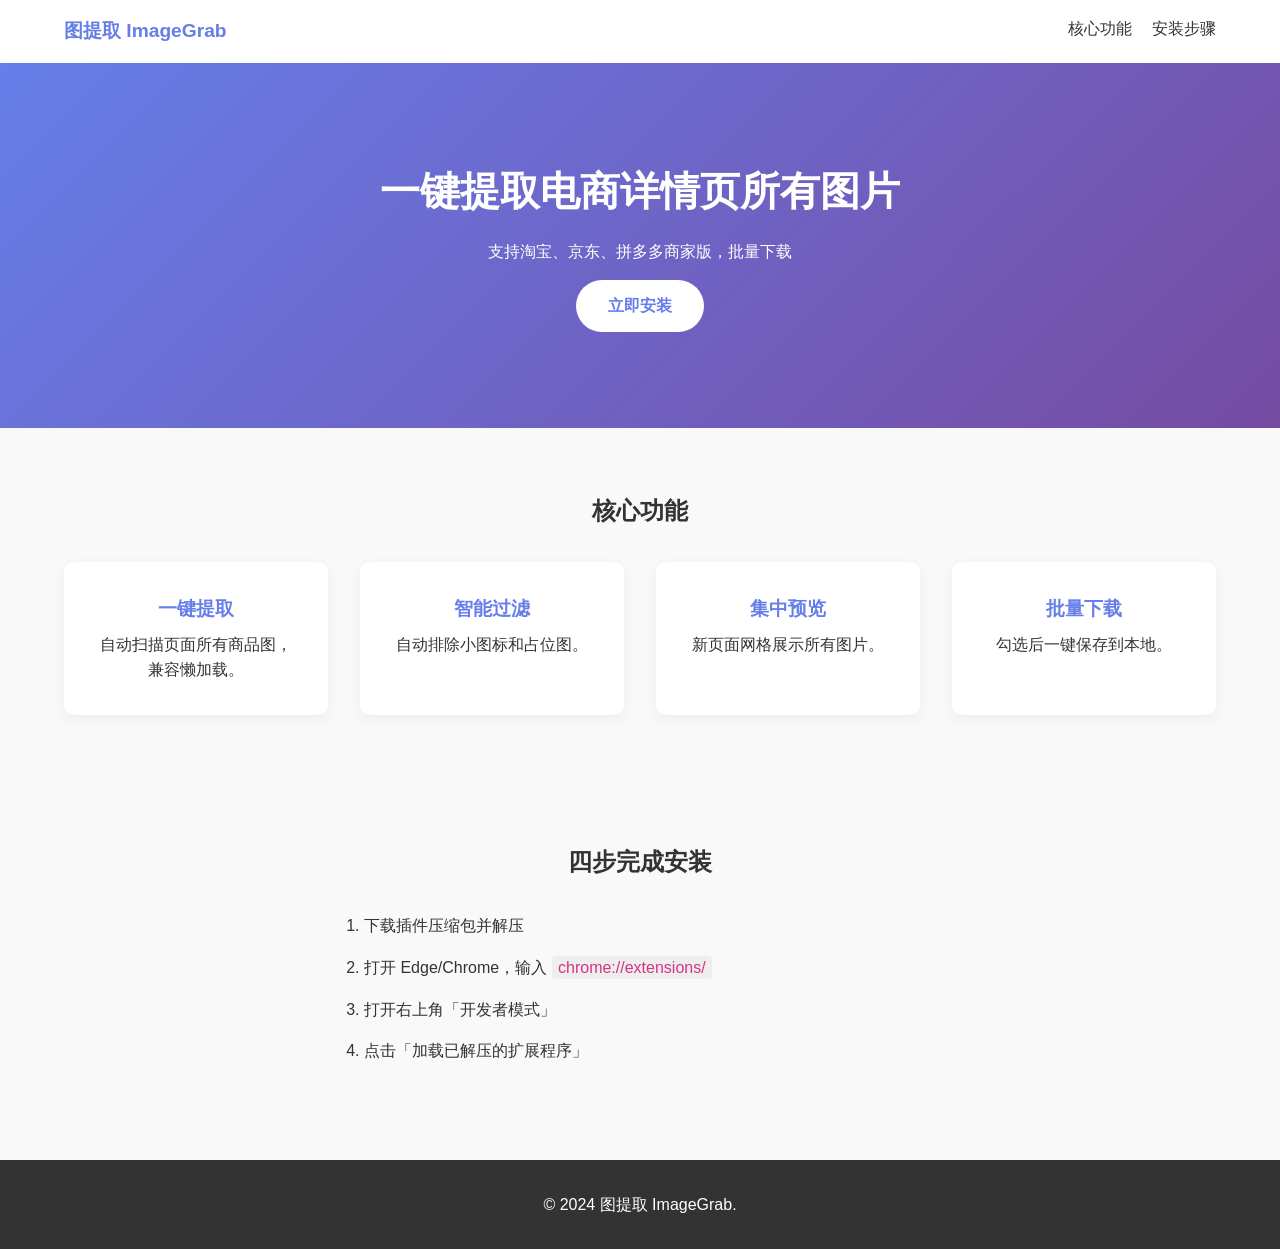
<file: docs/index.html>
<!DOCTYPE html>
<html lang="zh-CN">
<head>
    <meta charset="UTF-8">
    <meta name="viewport" content="width=device-width, initial-scale=1.0">
    <title>图提取 - 电商图片批量下载插件</title>
    <link rel="stylesheet" href="style.css">
</head>
<body>
    <header class="navbar">
        <div class="logo">图提取 ImageGrab</div>
        <nav>
            <a href="#features">核心功能</a>
            <a href="#install">安装步骤</a>
        </nav>
    </header>
    <section class="hero">
        <h1>一键提取电商详情页所有图片</h1>
        <p>支持淘宝、京东、拼多多商家版，批量下载</p>
        <a href="#install" class="btn">立即安装</a>
    </section>
    <section id="features" class="features">
        <h2>核心功能</h2>
        <div class="grid">
            <div class="card"><h3>一键提取</h3><p>自动扫描页面所有商品图，兼容懒加载。</p></div>
            <div class="card"><h3>智能过滤</h3><p>自动排除小图标和占位图。</p></div>
            <div class="card"><h3>集中预览</h3><p>新页面网格展示所有图片。</p></div>
            <div class="card"><h3>批量下载</h3><p>勾选后一键保存到本地。</p></div>
        </div>
    </section>
    <section id="install" class="install">
        <h2>四步完成安装</h2>
        <ol>
            <li>下载插件压缩包并解压</li>
            <li>打开 Edge/Chrome，输入 <code>chrome://extensions/</code></li>
            <li>打开右上角「开发者模式」</li>
            <li>点击「加载已解压的扩展程序」</li>
        </ol>
    </section>
    <footer><p>© 2024 图提取 ImageGrab.</p></footer>
</body>
</html>
</file>
<file: docs/style.css>
* { margin: 0; padding: 0; box-sizing: border-box; font-family: sans-serif; }
body { background: #f9f9f9; color: #333; line-height: 1.6; }
.navbar { display: flex; justify-content: space-between; padding: 1rem 5%; background: white; box-shadow: 0 2px 10px rgba(0,0,0,0.05); }
.logo { font-weight: bold; color: #667eea; font-size: 1.2rem; }
nav a { margin-left: 1rem; text-decoration: none; color: #333; }
.hero { text-align: center; padding: 6rem 2rem; background: linear-gradient(135deg, #667eea, #764ba2); color: white; }
.hero h1 { font-size: 2.5rem; margin-bottom: 1rem; }
.btn { display: inline-block; padding: 0.8rem 2rem; background: white; color: #667eea; text-decoration: none; border-radius: 50px; font-weight: bold; margin-top: 1rem; }
.features, .install { padding: 4rem 5%; text-align: center; }
.grid { display: grid; grid-template-columns: repeat(auto-fit, minmax(200px, 1fr)); gap: 2rem; margin-top: 2rem; }
.card { background: white; padding: 2rem; border-radius: 10px; box-shadow: 0 4px 15px rgba(0,0,0,0.05); }
.card h3 { color: #667eea; margin-bottom: 0.5rem; }
.install ol { text-align: left; max-width: 600px; margin: 2rem auto; padding-left: 1.5rem; }
.install li { margin-bottom: 1rem; }
code { background: #eee; padding: 0.2rem 0.4rem; border-radius: 4px; color: #d63384; }
footer { text-align: center; padding: 2rem; background: #333; color: white; }
</file>
